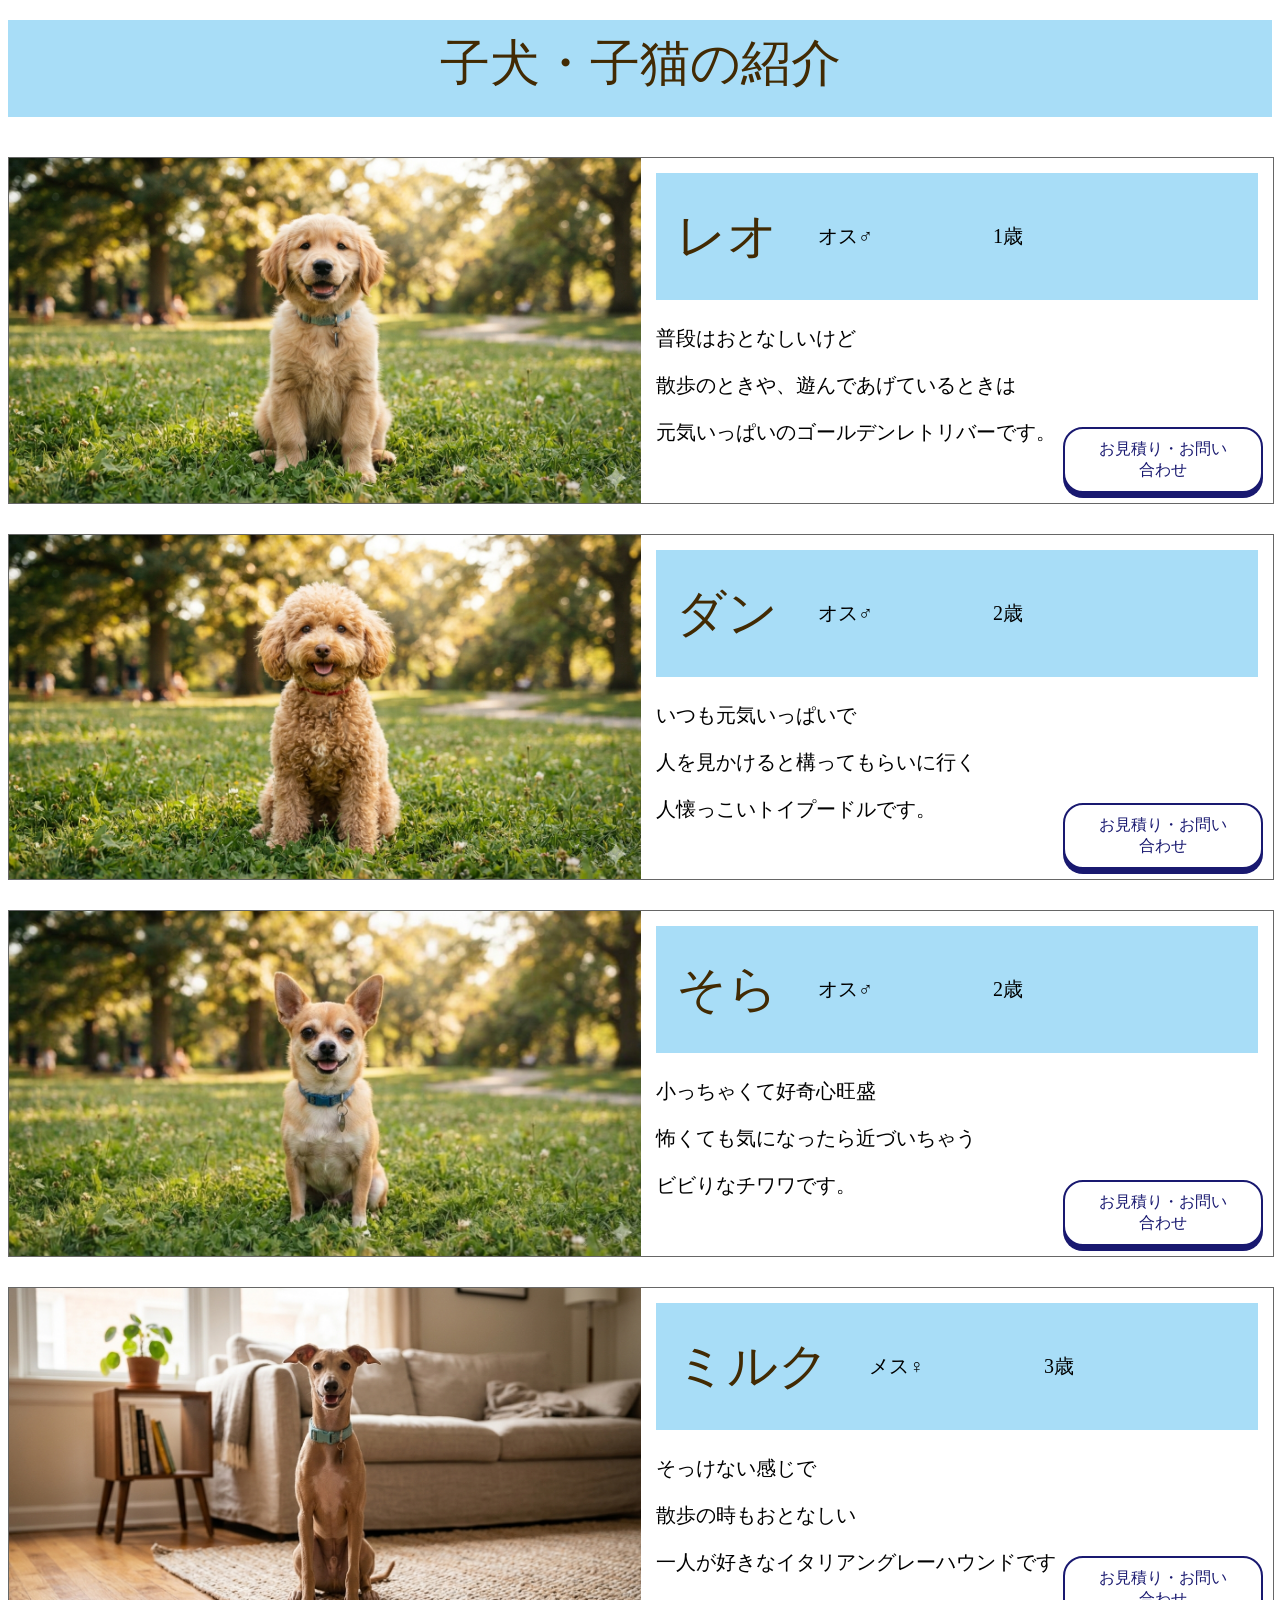
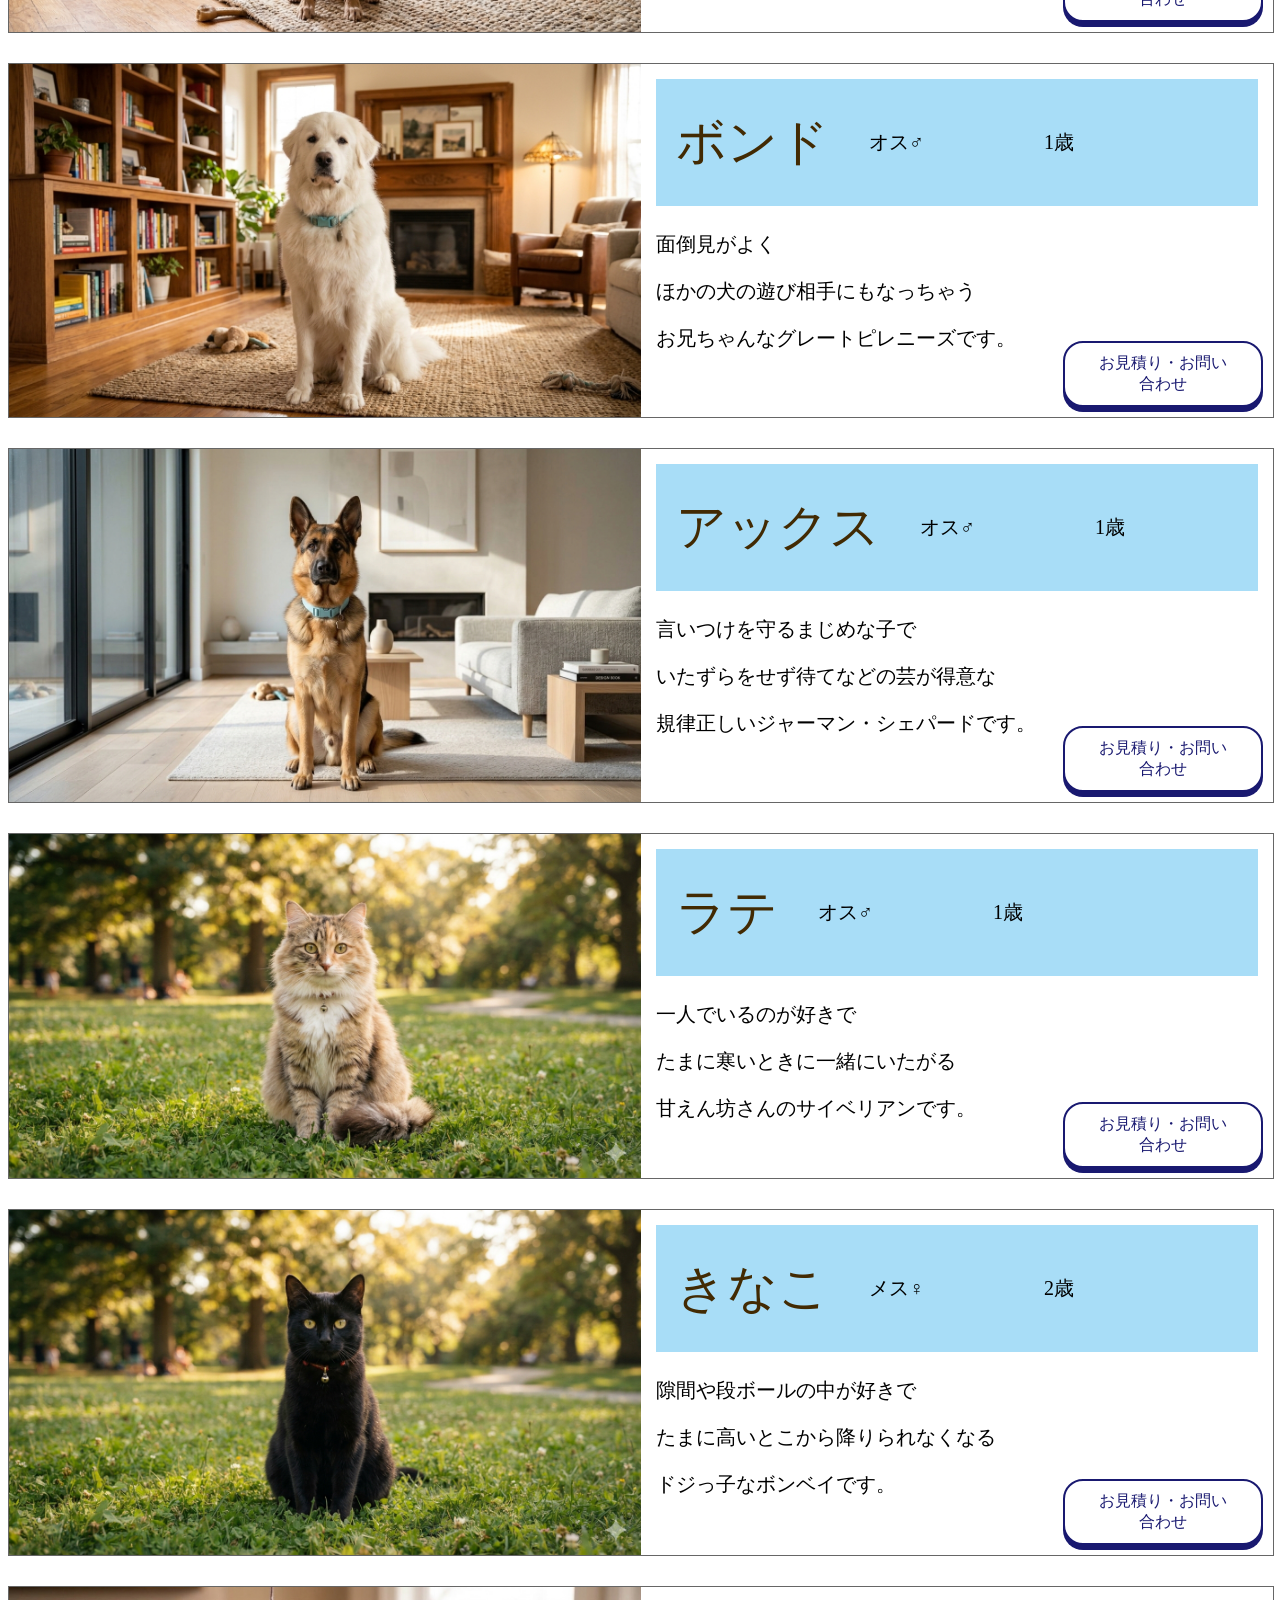
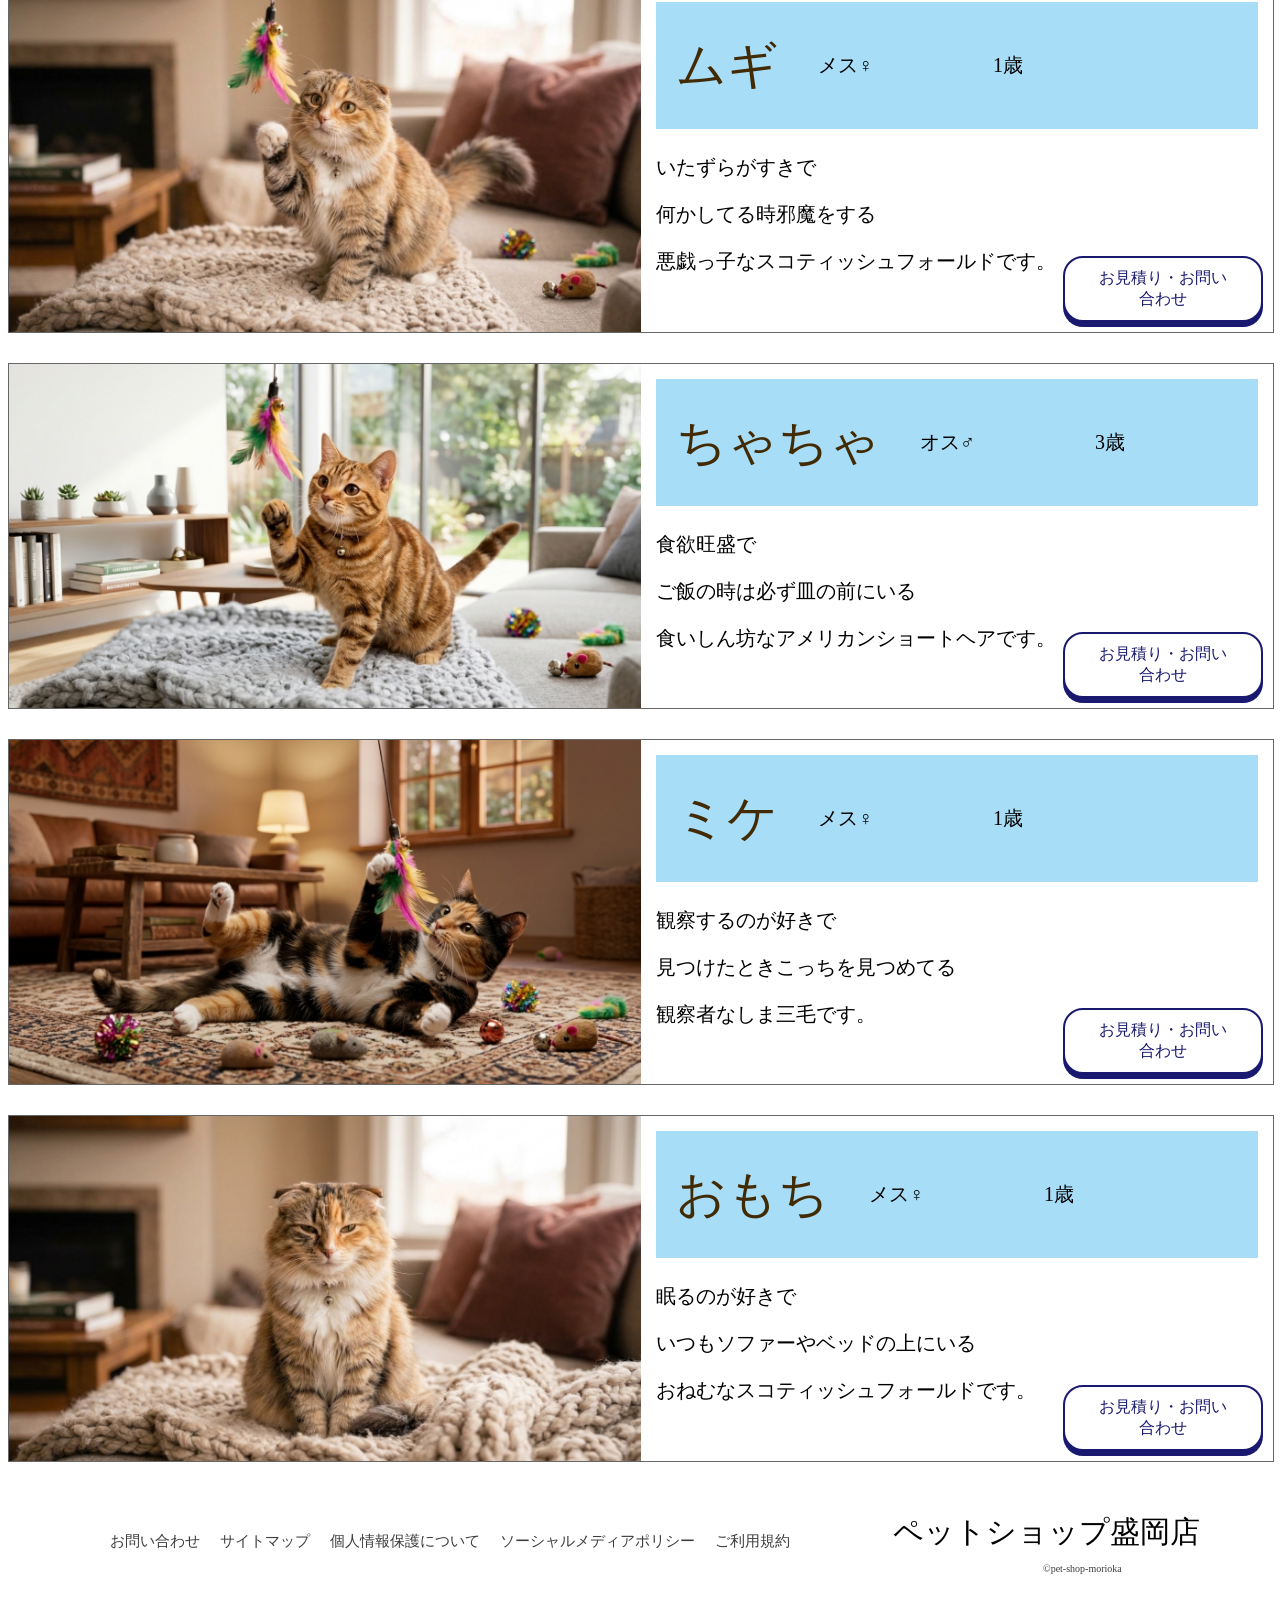
<file: introduction.html>
<!DOCTYPE html>
<html lang="ja">
<head>
    <meta charset="UTF-8">
    <meta name="viewport" content="width=device-width, initial-scale=1.0">
    <link rel="stylesheet" href="style.css">
    <link rel="stylesheet" href="/css/introduction.css">

    <title>子犬・子猫の紹介</title>
</head>
<body>
    <section>
        <div class="introduction-into">子犬・子猫の紹介</div>
    </section>
    <main>
        <section class="introduction">
            <div class="pet-visual">
                <img src="images/dog1.jpg" alt="犬１">
                <div class="pet-introduction">
                    <div class="pet-name">
                        <h3>レオ</h3>
                        <p>オス♂</p>
                    <div class="pet-age">
                        <p>1歳</p>
                    </div>

                        
                    </div>
                    <p>普段はおとなしいけど</p>
                    <p>散歩のときや、遊んであげているときは</p>
                    <p>元気いっぱいのゴールデンレトリバーです。</p>

                </div>
                <button class="infometion-button">お見積り・お問い合わせ</button>
            </div>


            <div class="pet-visual">
                <img src="images/dog2.jpg" alt="犬２">
                <div class="pet-introduction">
                    <div class="pet-name">
                        <h3>ダン</h3>
                        <p>オス♂</p>
                    <div class="pet-age">
                        <p>2歳</p>
                    </div>
                        
                    </div>
                    <p>いつも元気いっぱいで</p>
                    <p>人を見かけると構ってもらいに行く</p>
                    <p>人懐っこいトイプードルです。</p>

                </div>
                    <button class="infometion-button">お見積り・お問い合わせ</button>

            </div>

            <div class="pet-visual">
                <img src="images/dog3.jpg" alt="犬３">
                <div class="pet-introduction">
                    <div class="pet-name">
                        <h3>そら</h3>
                        <p>オス♂</p>
                    <div class="pet-age">
                        <p>2歳</p>
                    </div>
                        
                    </div>
                    <p>小っちゃくて好奇心旺盛</p>
                    <p>怖くても気になったら近づいちゃう</p>
                    <p>ビビりなチワワです。</p>

                </div>
                    <button class="infometion-button">お見積り・お問い合わせ</button>

            </div>

            <div class="pet-visual">
                <img src="images/dog4.jpg" alt="犬４">
                <div class="pet-introduction">
                    <div class="pet-name">
                        <h3>ミルク</h3>
                        <p>メス♀</p>
                    <div class="pet-age">
                        <p>3歳</p>
                    </div>
                        
                    </div>
                    <p>そっけない感じで</p>
                    <p>散歩の時もおとなしい</p>
                    <p>一人が好きなイタリアングレーハウンドです</p>

                </div>
                    <button class="infometion-button">お見積り・お問い合わせ</button>

            </div>

            <div class="pet-visual">
                <img src="images/dog5.jpg" alt="犬５">
                <div class="pet-introduction">
                    <div class="pet-name">
                        <h3>ボンド</h3>
                        <p>オス♂</p>
                    <div class="pet-age">
                        <p>1歳</p>
                    </div>
                        
                    </div>
                    <p>面倒見がよく</p>
                    <p>ほかの犬の遊び相手にもなっちゃう</p>
                    <p>お兄ちゃんなグレートピレニーズです。</p>

                </div>
                    <button class="infometion-button">お見積り・お問い合わせ</button>
            </div>

            <div class="pet-visual">
                <img src="images/dog6.jpg" alt="犬６">
                <div class="pet-introduction">
                    <div class="pet-name">
                        <h3>アックス</h3>
                        <p>オス♂</p>
                    <div class="pet-age">
                        <p>1歳</p>
                    </div>
                        
                    </div>
                    <p>言いつけを守るまじめな子で</p>
                    <p>いたずらをせず待てなどの芸が得意な</p>
                    <p>規律正しいジャーマン・シェパードです。</p>

                </div>
                    <button class="infometion-button">お見積り・お問い合わせ</button>

            </div>

            <div class="pet-visual">
                <img src="images/cat1.jpg" alt="猫１">
                <div class="pet-introduction">
                    <div class="pet-name">
                        <h3>ラテ</h3>
                        <p>オス♂</p>
                    <div class="pet-age">
                        <p>1歳</p>
                    </div>
                        
                    </div>
                    <p>一人でいるのが好きで</p>
                    <p>たまに寒いときに一緒にいたがる</p>
                    <p>甘えん坊さんのサイベリアンです。</p>

                </div>
                    <button class="infometion-button">お見積り・お問い合わせ</button>

            </div>


            <div class="pet-visual">
                <img src="images/cat2.jpg" alt="猫２">
                <div class="pet-introduction">
                    <div class="pet-name">
                        <h3>きなこ</h3>
                        <p>メス♀</p>
                    <div class="pet-age">
                        <p>2歳</p>
                    </div>
                        
                    </div>
                    <p>隙間や段ボールの中が好きで</p>
                    <p>たまに高いとこから降りられなくなる</p>
                    <p>ドジっ子なボンベイです。</p>

                </div>
                    <button class="infometion-button">お見積り・お問い合わせ</button>
            </div>

            <div class="pet-visual">
                <img src="images/cat3.jpg" alt="猫３">
                <div class="pet-introduction">
                    <div class="pet-name">
                        <h3>ムギ</h3>
                        <p>メス♀</p>
                    <div class="pet-age">
                        <p>1歳</p>
                    </div>
                        
                    </div>
                    <p>いたずらがすきで</p>
                    <p>何かしてる時邪魔をする</p>
                    <p>悪戯っ子なスコティッシュフォールドです。</p>

                </div>
                    <button class="infometion-button">お見積り・お問い合わせ</button>

            </div>

            <div class="pet-visual">
                <img src="images/cat4.jpg" alt="猫４">
                <div class="pet-introduction">
                    <div class="pet-name">
                        <h3>ちゃちゃ</h3>
                        <p>オス♂</p>
                    <div class="pet-age">
                        <p>3歳</p>
                    </div>
                        
                    </div>
                    <p>食欲旺盛で</p>
                    <p>ご飯の時は必ず皿の前にいる</p>
                    <p>食いしん坊なアメリカンショートヘアです。</p>

                </div>
                    <button class="infometion-button">お見積り・お問い合わせ</button>

            </div>

            <div class="pet-visual">
                <img src="images/cat5.jpg" alt="猫５">
                <div class="pet-introduction">
                    <div class="pet-name">
                        <h3>ミケ</h3>
                        <p>メス♀</p>
                    <div class="pet-age">
                        <p>1歳</p>
                    </div>
                        
                    </div>
                    <p>観察するのが好きで</p>
                    <p>見つけたときこっちを見つめてる</p>
                    <p>観察者なしま三毛です。</p>

                </div>
                    <button class="infometion-button">お見積り・お問い合わせ</button>

            </div>

            <div class="pet-visual">
                <img src="images/cat6.jpg" alt="猫６">
                <div class="pet-introduction">
                    <div class="pet-name">
                        <h3>おもち</h3>
                        <p>メス♀</p>
                    <div class="pet-age">
                        <p>1歳</p>
                    </div>
                        
                    </div>

                    <p>眠るのが好きで</p>
                    <p>いつもソファーやベッドの上にいる</p>
                    <p>おねむなスコティッシュフォールドです。</p>

                </div>
                    <button class="infometion-button">お見積り・お問い合わせ</button>

            </div>

        </section>



    </main>
    <footer>
        <div class="footer-list">
            <div class="footer-introduction">
            <p>お問い合わせ</p>
            <p>サイトマップ</p>
            <p>個人情報保護について</p>
            <p>ソーシャルメディアポリシー</p>
            <p>ご利用規約</p>
            </div>
        <div class="footer-shop">
            <p class="footer-shop-name">ペットショップ盛岡店</p>
            <p class="copylight">&copy;pet-shop-morioka</p>

        </div>
    </div>

    </footer>

    
</body>
</html>
</file>
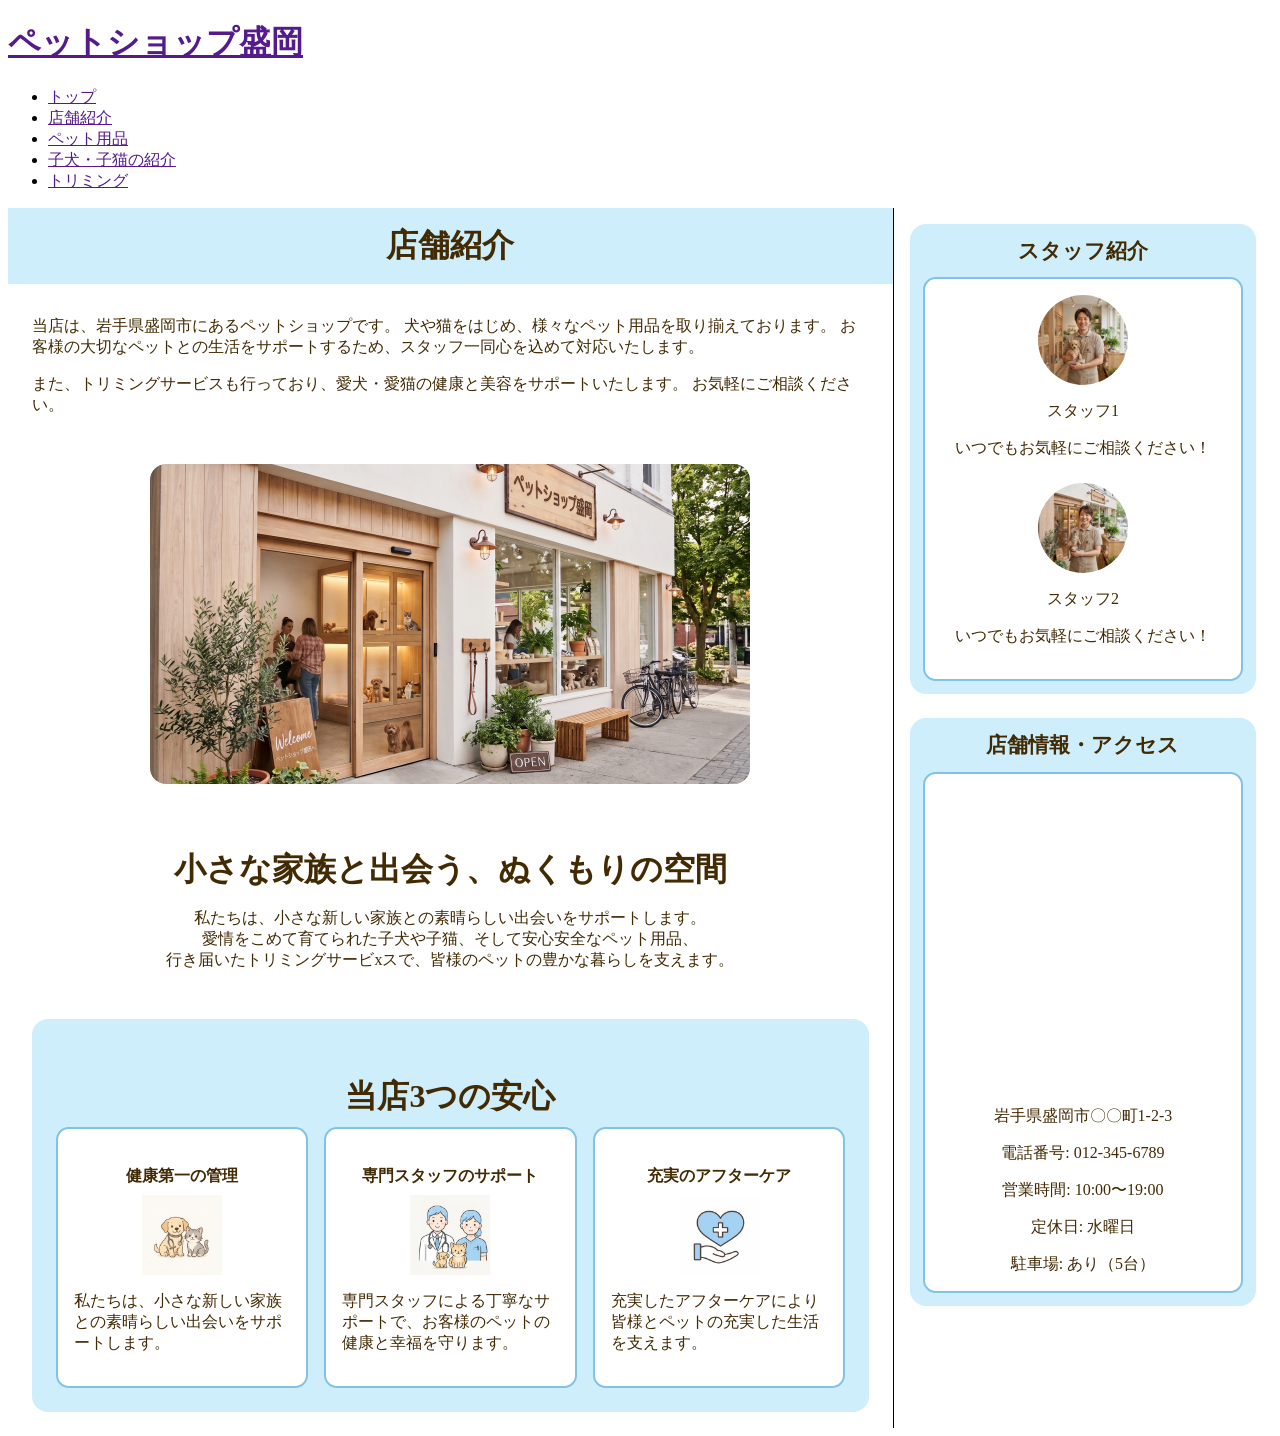
<file: store-introduction.html>
<!DOCTYPE html>
<html lang="ja">
<head>
    <meta charset="UTF-8">
    <meta name="viewport" content="width=device-width, initial-scale=1.0">
    <title>Document</title>
    <link rel="stylesheet" href="style.css">
    <link rel="stylesheet" href="css/store-introduction.css">
</head>

<body>
    <header>
        <div class="header-container">
            <h1><a href="">ペットショップ盛岡</a></h1>
            <div class="nav">
                <ul>
                    <li><a href="">トップ</a></li>
                    <li><a href="" class="active">店舗紹介</a></li>
                    <li><a href="">ペット用品</a></li>
                    <li><a href="">子犬・子猫の紹介</a></li>
                    <li><a href="">トリミング</a></li>
                </ul>
            </div>
        </div>
    </header>

    <main>
        <div class="layout-2column">
            <section class="main-content">
                <h2 class="section-title">店舗紹介</h2>
                <div class="store-info">
                    <p>当店は、岩手県盛岡市にあるペットショップです。
                        犬や猫をはじめ、様々なペット用品を取り揃えております。
                        お客様の大切なペットとの生活をサポートするため、スタッフ一同心を込めて対応いたします。</p>
                    <p>また、トリミングサービスも行っており、愛犬・愛猫の健康と美容をサポートいたします。
                        お気軽にご相談ください。</p>
                </div>
                <div class="store-image">
                    <img src="images\exterior.jpg" alt="店舗の外観" class="round-corner">
                </div>
                <div class="message">
                    <h3 class="message-title">小さな家族と出会う、ぬくもりの空間</h3>
                    <p>私たちは、小さな新しい家族との素晴らしい出会いをサポートします。<br>
                        愛情をこめて育てられた子犬や子猫、そして安心安全なペット用品、<br>
                        行き届いたトリミングサービxスで、皆様のペットの豊かな暮らしを支えます。
                    </p>
                </div>
                <div class="reassurance">
                    <h3 class="reassurance-title">当店3つの安心</h3>
                    <div class="reassurance-list">
                        <div class="reassurance-item">
                            <h4>健康第一の管理</h4>
                            <img src="images\health.png" alt="健康第一の管理">
                            <p>私たちは、小さな新しい家族との素晴らしい出会いをサポートします。</p>
                        </div>
                        <div class="reassurance-item">
                            <h4>専門スタッフのサポート</h4>
                            <img src="images\Specialty.png" alt="専門スタッフのサポート">
                            <p>専門スタッフによる丁寧なサポートで、お客様のペットの健康と幸福を守ります。</p>
                        </div>
                        <div class="reassurance-item">
                            <h4>充実のアフターケア</h4>
                            <img src="images\fulfillment.png" alt="充実のアフターケア">
                            <p>充実したアフターケアにより皆様とペットの充実した生活を支えます。</p>
                        </div>
                    </div>
                </div>
            </section>

            <section class="sidebar">
                <div class="staff">
                    <div class="staff-title-bacground">
                        <h3 class="staff-title">スタッフ紹介</h3>
                    </div>
                    <div class="staff-list">
                        <div class="staff-item">
                            <img src="images\Manager.png" alt="スタッフ1">
                            <p>スタッフ1</p>
                            <p>いつでもお気軽にご相談ください！</p>
                        </div>
                        <div class="staff-item">
                            <img src="images\clerk.png" alt="スタッフ2">
                            <p>スタッフ2</p>
                            <p>いつでもお気軽にご相談ください！</p>
                        </div>
                    </div>
                </div>
                <div class="access">
                    <h3 class="access-title">店舗情報・アクセス</h3>
                    <div class="access-info">
                        <iframe src="https://www.google.com/maps/embed?pb=!1m18!1m12!1m3!1d3069.5517798905244!2d141.14279209999998!3d39.7047807!2m3!1f0!2f0!3f0!3m2!1i1024!2i768!4f13.1!3m3!1m2!1s0x5f857630971ceb65%3A0xa71278d9c8f84080!2zTUNM55ub5bKh5oOF5aCx44OT44K444ON44K577yG44OH44K244Kk44Oz5bCC6ZaA5a2m5qChIOODh-OCtuOCpOODs-aDheWgsemkqA!5e0!3m2!1sja!2sjp!4v1795051338109!5m2!1sja!2sjp" width="600" height="450" style="border:0;" allowfullscreen="" loading="lazy" referrerpolicy="strict-origin-when-cross-origin"></iframe>
                        <p>岩手県盛岡市〇〇町1-2-3</p>
                        <p>電話番号: 012-345-6789</p>
                        <p>営業時間: 10:00〜19:00</p>
                        <p>定休日: 水曜日</p>
                        <p>駐車場: あり（5台）</p>
                    </div>
                </div>
            </section>
        </div>
    </main>

    <footer>

    </footer>
</body>

</html>
</file>
<file: style.css>
.footer-list{
    width: 100%;
    display: flex;
    height: 100px;

}
.footer-introduction{
    display: flex;
    gap: 20px;
    width: 70%;
    justify-content: center;   
    align-items: center; 

}
.footer-introduction p {
    font-size: 15px;
    color: #3d3d3d;
}
.footer-shop{
    width: 30%;
    justify-content: center;    
}
.footer-shop-name{
    font-size: 30px;
    margin: 20px 0 0;


}
.copylight{
    font-size: 10px;
    text-align: center;
    margin-bottom: 10px;
    color: #3d3d3d;
}
</file>
<file: css/introduction.css>
@charset 'utf-8';
.introduction-into{

    width: 100%;
    text-align: center;
    font-size: 50px;
    padding: 10px 0 20px;
    margin: 20px 0 40px;
    background-color: #A8DDF7;
    color: #422A03;

}
#introduction {
    max-width: 1000px;
    width: 100%;
    margin: 0 auto 50px;
}


#introduction h2 {
    text-align: center;
    font-size: 26px;
    font-weight: normal;
    margin: 30px 0;
}

.pet-visual {
    width: 100%;
    display: flex;
    border: 1px solid #666;
    margin-bottom: 30px;
    position: relative;
    z-index: 0;
}

.pet-visual img {
    width: 50%;
    height: 100%;
    display: block;
}

.pet-introduction {
    width: 60%;
    padding: 15px;

}
.pet-introduction p{
    font-size: 20px;

}
.infometion-button {
    bottom: 10px;
    right: 10px;
    width: 200px;
    background-color: #fff;
    border: solid 2px #191970;
    color: #191970;
    border-radius: 20px;
    padding: 10px 30px;
    text-decoration: none;
    font-size: 1em;
    box-shadow: 0 5px 0 #191970;
    display: inline-block;
    transition: .3s;
    position: absolute;
    z-index: auto;
}
.infometion-button:hover {

    color: #191970;
    transform: translateY(5px);
    box-shadow: 0 0 0 #191970;
    position: absolute;
    z-index: auto;
}


.pet-name {
    display: flex;
    align-items: center;
    gap: 20px;
    margin-bottom: 25px;
    background-color: #A8DDF7;
}

.pet-name h3 {
    
    font-size: 50px;
    font-weight: normal;
    margin: 20px;
    color: #422A03;
}

.pet-name p {
    font-size: 20px;
    margin: 0;
}
.pet-age{
    position: absolute;
    padding: 50px;
    margin-left: 50px;
    background-color: #A8DDF7;
    position: relative;
    z-index: 2;
}
</file>
<file: css/store-introduction.css>
.layout-2column,
.layout-2column * {
  box-sizing: border-box;
}

.layout-2column {
  display: grid;
  grid-template-columns: 7fr 3fr;
  /* max-width: 1200px; */
  margin: 0 auto;
  color: #422A03;
}

.main-content,
.sidebar {
  min-width: 0;
}


/* 左カラム */
.section-title {
  font-size: 2rem;
  font-weight: bold;
  text-align: center;
  background-color: #CEEEFB;
  margin: 0;
  padding: 1rem 0;
}

.store-info,
.message {
  padding: 1rem 1.5rem;
}

.store-image img {
  width: 100%;
  max-width: 600px;
  height: 320px;
  object-fit: cover;
  display: block;
  margin: 1rem auto;
  background-color: #E0E0E0;
}

.round-corner {
  border-radius: 16px;
}

.message-title,
.reassurance-title {
  text-align: center;
  margin-bottom: 0.5rem;
  font-size: 2rem;
}

.message p {
  text-align: center;
}

.reassurance {
  background-color: #CEEEFB;
  border-radius: 1rem;
  padding: 1.5rem;
  margin: 1rem 1.5rem;
}

.reassurance-list {
  display: flex;
  gap: 1rem;
}

.reassurance-item {
  flex: 1 1 0;
  min-width: 0;
  background-color: #FFFFFF;
  border: 2px solid #82C2E3;
  border-radius: 0.8rem;
  padding: 1rem;
}

.reassurance-item h4 {
  text-align: center;
  margin-bottom: 0.5rem;
}

.reassurance-item img {
  width: 80px;
  height: 80px;
  object-fit: contain;
  display: block;
  margin: 0 auto 0.5rem;
}


/* 右カラム */
.sidebar {
  border-left: 1px solid #000000;
  text-align: center;
  padding: 1rem;
}

.staff,
.access {
  background-color: #CEEEFB;
  border-radius: 1rem;
  padding: 0.8rem;
  margin-bottom: 1.5rem;
}

.staff:last-child,
.access:last-child {
  margin-bottom: 0;
}

.staff-title,
.access-title {
  font-size: 1.3rem;
  font-weight: bold;
  color: #422A03;
  margin: 0 0 0.8rem;
}

.staff-list,
.access-info {
  background-color: #FFFFFF;
  border: 2px solid #82C2E3;
  border-radius: 0.8rem;
  padding: 1rem;
  min-width: 0;
}

.staff-item {
  margin-bottom: 1.5rem;
}

.staff-item:last-child {
  margin-bottom: 0;
}

.staff-item img {
  width: 90px;
  height: 90px;
  border-radius: 50%;
  object-fit: cover;
  display: block;
  margin: 0 auto 0.5rem;
  background-color: #E0E0E0;
}

iframe {
  display: block;
  width: 100%;
  max-width: 100%;
  height: 300px;
  border: none;
  border-radius: 0.8rem;
  margin-bottom: 1rem;
}

.access-info p {
  margin-bottom: 0.5rem;
}

.access-info p:last-child {
  margin-bottom: 0;
}
</file>
